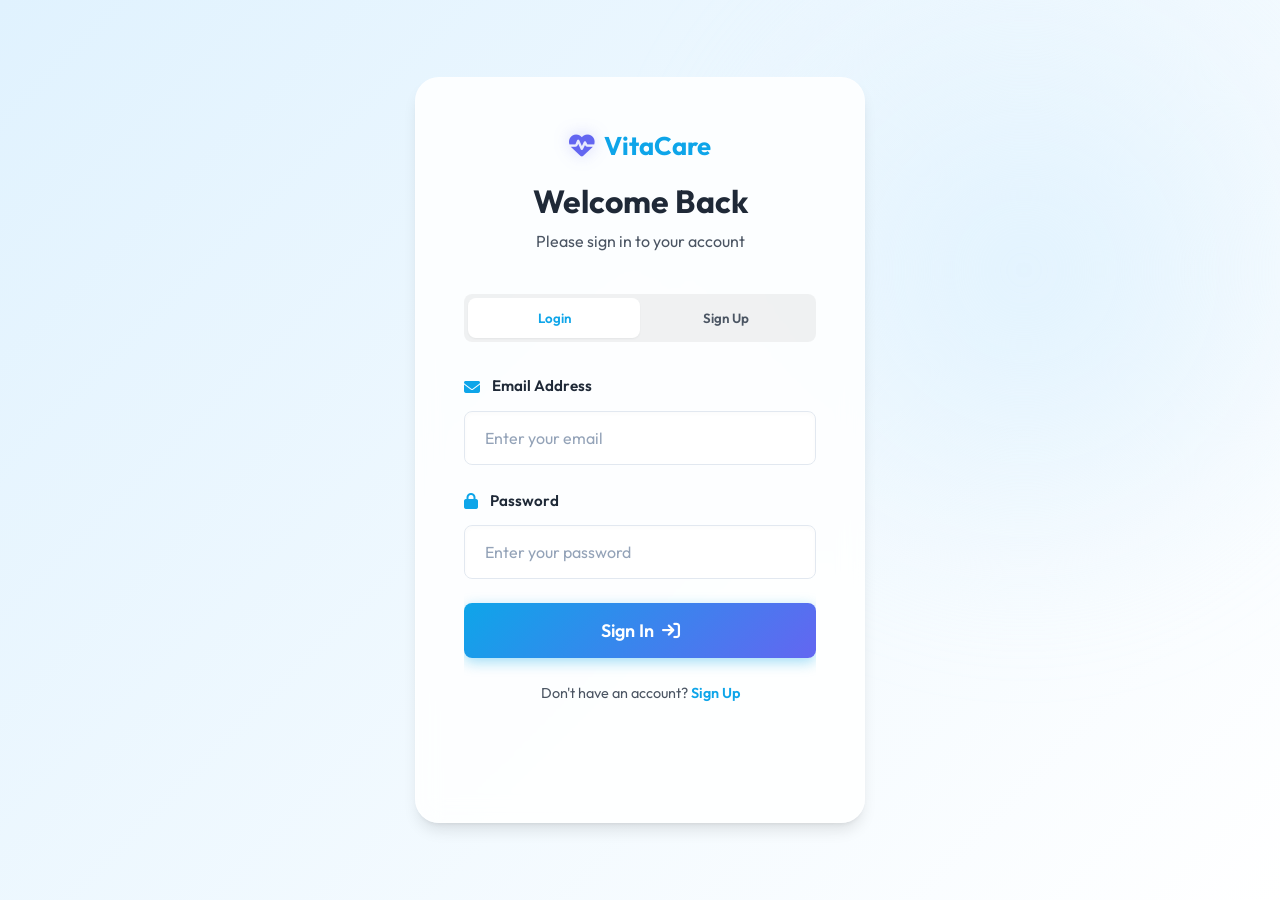
<file: index.html>
<!DOCTYPE html>
<html lang="en">

<head>
    <meta charset="UTF-8">
    <meta name="viewport" content="width=device-width, initial-scale=1.0">
    <title>VitaCare - Medical Reports</title>
    <link rel="preconnect" href="https://fonts.googleapis.com">
    <link rel="preconnect" href="https://fonts.gstatic.com" crossorigin>
    <link href="https://fonts.googleapis.com/css2?family=Outfit:wght@300;400;500;600;700&display=swap" rel="stylesheet">
    <link rel="stylesheet" href="assets/css/style.css">
    <link rel="stylesheet" href="https://cdnjs.cloudflare.com/ajax/libs/font-awesome/6.4.0/css/all.min.css">
    <link rel="icon" type="image/png" href="assets/images/Logo.png">
    <script src="assets/js/auth.js"></script>
</head>

<body>
    <nav class="navbar">
        <div class="container nav-container">
            <a href="index.html" class="logo">
                <i class="fa-solid fa-heart-pulse"></i>
                <span>VitaCare</span>
            </a>
            <ul class="nav-links">
                <li><a href="index.html" class="active">Home</a></li>
                <li><a href="pages/report.html">Request Report</a></li>
                <li><a href="pages/profile.html">My Account</a></li>
                <li><a href="#contact">Contact Us</a></li>
                <li><a href="#" id="logout-btn" class="nav-logout"><i class="fa-solid fa-right-from-bracket"></i> Logout</a></li>
                <li>
                    <button id="theme-toggle" class="btn" aria-label="Toggle Theme">
                        <i class="fa-solid fa-sun"></i>
                    </button>
                </li>
            </ul>
        </div>
    </nav>

    <header id="home" class="hero">
        <div class="container hero-container">
            <div class="hero-content">
                <h1>Your Health, Our Priority</h1>
                <p>Request your medical reports from government hospitals without the hassle by scheduling a secure and convenient online appointment in minutes.</p>
                <a href="pages/report.html" class="btn btn-primary">Request a Medical<i
                        class="fa-solid fa-arrow-right"></i></a>
            </div>
            <div class="hero-image">
                <!-- Medical Animation Container -->
                <div class="medical-animation">
                    <div class="medical-circle outer"></div>
                    <div class="medical-circle inner"></div>
                    <div class="medical-icon heartbeat"><i class="fa-solid fa-heart-pulse"></i></div>

                    <!-- Floating Elements -->
                    <div class="floating-item item-1"><i class="fa-solid fa-pills"></i></div>
                    <div class="floating-item item-2"><i class="fa-solid fa-dna"></i></div>
                    <div class="floating-item item-3"><i class="fa-solid fa-microscope"></i></div>
                    <div class="floating-item item-4"><i class="fa-solid fa-notes-medical"></i></div>
                    <div class="floating-item item-5"><i class="fa-solid fa-vial"></i></div>
                </div>
            </div>
        </div>
    </header>

    <!-- Contact Us Section -->
    <section id="contact" class="contact-section">
        <div class="container">
            <div class="section-title">
                <h2>Contact Us</h2>
                <p>Have a question or need assistance? We're here to help.</p>
            </div>
            <div class="contact-grid">
                <div class="contact-card">
                    <div class="contact-icon">
                        <i class="fa-solid fa-phone"></i>
                    </div>
                    <h3>Phone</h3>
                    <p>+94 11 234 5678</p>
                    <p class="contact-sub">Mon – Fri, 8 AM – 5 PM</p>
                </div>
                <div class="contact-card">
                    <div class="contact-icon">
                        <i class="fa-solid fa-envelope"></i>
                    </div>
                    <h3>Email</h3>
                    <p>support@vitacare.lk</p>
                    <p class="contact-sub">We reply within 24 hours</p>
                </div>
                <div class="contact-card">
                    <div class="contact-icon">
                        <i class="fa-solid fa-location-dot"></i>
                    </div>
                    <h3>Address</h3>
                    <p>Colombo</p>
                    <p class="contact-sub">Colombo 03, Sri Lanka</p>
                </div>
                <div class="contact-card">
                    <div class="contact-icon">
                        <i class="fa-solid fa-clock"></i>
                    </div>
                    <h3>Working Hours</h3>
                    <p>Mon – Fri: 8 AM – 5 PM</p>
                    <p class="contact-sub">Sat: 8 AM – 12 PM</p>
                </div>
            </div>
        </div>
    </section>

    <footer>
        <div class="container footer-container">
            <a href="index.html" class="logo">
                <i class="fa-solid fa-heart-pulse"></i>
                <span>VitaCare</span>
            </a>
            <p>&copy; 2026 VitaCare Medical. All rights reserved. | <strong>Project by Group-17</strong></p>
        </div>
    </footer>

    <script src="assets/js/theme.js"></script>
    <script src="assets/js/script.js"></script>
</body>

</html>
</file>
<file: assets/css/style.css>
:root {
    --primary: #0ea5e9;
    --primary-dark: #0284c7;
    --primary-light: #e0f2fe;
    --secondary: #6366f1;
    --background: #f5f7fb;
    --surface: #ffffff;
    --text-main: #1f2937;
    --text-muted: #4b5563;
    --border: #e2e8f0;
    --footer-bg: #e0f2fe;
    --footer-text: #1f2937;
    --success: #10b981;
    --danger: #ef4444;
    --shadow-sm: 0 1px 2px 0 rgb(0 0 0 / 0.05);
    --shadow-md: 0 4px 6px -1px rgb(0 0 0 / 0.1), 0 2px 4px -2px rgb(0 0 0 / 0.1);
    --shadow-lg: 0 10px 15px -3px rgb(0 0 0 / 0.1), 0 4px 6px -4px rgb(0 0 0 / 0.1);
    --radius-md: 0.5rem;
    --radius-lg: 1rem;
    --radius-xl: 1.5rem;
    --transition: all 0.3s cubic-bezier(0.4, 0, 0.2, 1);
}

* {
    margin: 0;
    padding: 0;
    box-sizing: border-box;
    font-family: 'Outfit', sans-serif;
    scroll-behavior: smooth;
}

body {
    background-color: var(--background);
    color: var(--text-main);
    line-height: 1.6;
    overflow-x: hidden;
}

body, .navbar, .glass-panel, .glass-card, .contact-card, .modal-content, footer, input, select, textarea, .time-slot, .checkbox-label, .custom-dropdown-list, .dropdown-option, #theme-toggle, .appointment-receipt, .token-display {
    transition: background-color 0.3s ease, color 0.3s ease, border-color 0.3s ease, box-shadow 0.3s ease;
}

.container {
    width: 100%;
    max-width: 1200px;
    margin: 0 auto;
    padding: 0 1.5rem;
}

/* Glassmorphism utility */
.glass-panel {
    background: rgba(255, 255, 255, 0.85);
    backdrop-filter: blur(12px);
    -webkit-backdrop-filter: blur(12px);
    border: 1px solid rgba(255, 255, 255, 0.3);
    box-shadow: var(--shadow-lg);
    border-radius: var(--radius-xl);
}

/* Typography */
h1, h2, h3, h4 {
    color: var(--text-main);
    font-weight: 700;
    line-height: 1.2;
}

h1 { font-size: clamp(2.5rem, 5vw, 4rem); }
h2 { font-size: clamp(2rem, 4vw, 3rem); }

/* Buttons */
.btn {
    display: inline-flex;
    align-items: center;
    justify-content: center;
    gap: 0.5rem;
    padding: 0.75rem 1.5rem;
    border-radius: var(--radius-md);
    font-weight: 600;
    font-size: 1rem;
    cursor: pointer;
    transition: var(--transition);
    border: none;
    text-decoration: none;
}

.btn-primary {
    background: linear-gradient(135deg, var(--primary), var(--secondary));
    color: white;
    box-shadow: 0 4px 14px 0 rgba(14, 165, 233, 0.39);
}

.btn-primary:hover {
    transform: translateY(-2px);
    box-shadow: 0 6px 20px rgba(14, 165, 233, 0.5);
}

.btn-block {
    width: 100%;
    padding: 1rem;
    font-size: 1.125rem;
}

/* Navbar */
.navbar {
    position: fixed;
    top: 0;
    left: 0;
    width: 100%;
    background: rgba(255, 255, 255, 0.7);
    backdrop-filter: blur(15px) saturate(180%);
    -webkit-backdrop-filter: blur(15px) saturate(180%);
    z-index: 1000;
    border-bottom: 1px solid rgba(255, 255, 255, 0.3);
    box-shadow: 0 4px 30px rgba(0, 0, 0, 0.05);
}

.nav-container {
    display: flex;
    justify-content: space-between;
    align-items: center;
    height: 80px;
}

.nav-cont.appointment-receipt p {
    display: flex;
    justify-content: space-between;
    margin-bottom: 0.5rem;
    font-size: 0.85rem;
    gap: 1rem;
    align-items: flex-start;
}

.appointment-receipt p span {
    text-align: right;
    word-break: normal;
    flex-shrink: 1;
    max-width: 60%;
}

.logo {
    display: flex;
    align-items: center;
    gap: 0.6rem;
    font-size: 1.6rem;
    font-weight: 700;
    color: var(--primary);
    text-decoration: none;
    cursor: pointer;
    transition: var(--transition);
}

.logo:hover {
    transform: scale(1.02);
}

.logo i {
    color: var(--secondary);
    filter: drop-shadow(0 0 8px rgba(99, 102, 241, 0.3));
}

.nav-links {
    display: flex;
    align-items: center;
    list-style: none;
    gap: 2rem;
}

.nav-links a {
    color: var(--text-main);
    text-decoration: none;
    font-weight: 500;
    position: relative;
    padding: 0.5rem 0;
    transition: var(--transition);
}

.nav-links a::after {
    content: '';
    position: absolute;
    bottom: 0;
    left: 0;
    width: 0;
    height: 2px;
    background: linear-gradient(90deg, var(--primary), var(--secondary));
    transition: var(--transition);
    border-radius: 2px;
}

.nav-links a:hover {
    color: var(--primary);
}

.nav-links a:hover::after,
.nav-links a.active::after {
    width: 100%;
}

.nav-links a.active {
    color: var(--primary);
    font-weight: 600;
}

.nav-logout {
    color: var(--danger) !important;
    font-weight: 600 !important;
}

.nav-logout:hover {
    color: #b91c1c !important;
}

.nav-logout i {
    margin-right: 0.25rem;
}

/* Hero Section */
.hero {
    padding-top: 120px;
    padding-bottom: 80px;
    min-height: 90vh;
    display: flex;
    align-items: center;
    position: relative;
    overflow: hidden;
}

/* Abstract blob background */
.hero::before {
    content: '';
    position: absolute;
    top: -10%;
    right: -5%;
    width: 50%;
    height: 80%;
    background: radial-gradient(circle, var(--primary-light) 0%, rgba(248, 250, 252, 0) 70%);
    z-index: -1;
    border-radius: 50%;
    filter: blur(60px);
}

.hero-container {
    display: grid;
    grid-template-columns: 1fr 1fr;
    gap: 4rem;
    align-items: center;
}

.hero-content h1 {
    font-size: 3.5rem;
    margin-bottom: 1.5rem;
    background: linear-gradient(135deg, var(--text-main), var(--secondary));
    -webkit-background-clip: text;
    background-clip: text;
    -webkit-text-fill-color: transparent;
}

.hero-content p {
    font-size: 1.125rem;
    color: var(--text-muted);
    margin-bottom: 2rem;
    max-width: 90%;
}

.hero-image {
    position: relative;
}

.hero-img {
    display: none; /* Removed the static image */
}

/* Medical Hero Animation */
.medical-animation {
    position: relative;
    width: 100%;
    height: 500px;
    display: flex;
    align-items: center;
    justify-content: center;
    border-radius: var(--radius-xl);
    background: linear-gradient(135deg, rgba(248, 250, 252, 0.4), rgba(224, 242, 254, 0.6));
    border: 1px solid rgba(255, 255, 255, 0.5);
    backdrop-filter: blur(10px);
    overflow: hidden;
    box-shadow: inset 0 0 40px rgba(14, 165, 233, 0.1);
}

.medical-circle {
    position: absolute;
    border-radius: 50%;
    border: 2px dashed rgba(14, 165, 233, 0.3);
}

.medical-circle.outer {
    width: 350px;
    height: 350px;
    animation: rotate 30s linear infinite;
}

.medical-circle.inner {
    width: 200px;
    height: 200px;
    border: 2px solid rgba(99, 102, 241, 0.2);
    animation: rotate 20s linear infinite reverse;
}

.medical-icon.heartbeat {
    position: relative;
    font-size: 5rem;
    color: var(--primary);
    background: white;
    width: 120px;
    height: 120px;
    display: flex;
    align-items: center;
    justify-content: center;
    border-radius: 50%;
    box-shadow: 0 10px 25px rgba(14, 165, 233, 0.2);
    z-index: 10;
    animation: pulseHeart 1.5s ease-in-out infinite;
}

.medical-icon.heartbeat::after {
    content: '';
    position: absolute;
    width: 100%;
    height: 100%;
    border-radius: 50%;
    background: var(--primary);
    opacity: 0.4;
    z-index: -1;
    animation: pulseRing 1.5s cubic-bezier(0.215, 0.61, 0.355, 1) infinite;
}

.floating-item {
    position: absolute;
    width: 50px;
    height: 50px;
    background: rgba(255, 255, 255, 0.9);
    backdrop-filter: blur(4px);
    border-radius: 50%;
    display: flex;
    align-items: center;
    justify-content: center;
    font-size: 1.5rem;
    color: var(--secondary);
    box-shadow: var(--shadow-md);
    animation: floatRandom 8s ease-in-out infinite;
}

.floating-item.item-1 { top: 15%; left: 15%; animation-delay: 0s; color: #10b981; }
.floating-item.item-2 { top: 20%; right: 15%; animation-delay: 1.5s; color: #8b5cf6; }
.floating-item.item-3 { bottom: 15%; left: 20%; animation-delay: 3s; color: #f59e0b; }
.floating-item.item-4 { bottom: 25%; right: 20%; animation-delay: 4.5s; color: #ef4444; }
.floating-item.item-5 { top: 50%; right: 5%; animation-delay: 2s; color: #0ea5e9; }

@keyframes rotate {
    0% { transform: rotate(0deg); }
    100% { transform: rotate(360deg); }
}

@keyframes pulseHeart {
    0% { transform: scale(1); }
    15% { transform: scale(1.15); }
    30% { transform: scale(1); }
    45% { transform: scale(1.15); }
    60% { transform: scale(1); }
    100% { transform: scale(1); }
}

@keyframes pulseRing {
    0% { transform: scale(0.8); opacity: 0.5; }
    100% { transform: scale(2); opacity: 0; }
}

@keyframes floatRandom {
    0% { transform: translate(0, 0) rotate(0deg); }
    33% { transform: translate(15px, -15px) rotate(10deg); }
    66% { transform: translate(-10px, 15px) rotate(-10deg); }
    100% { transform: translate(0, 0) rotate(0deg); }
}

.glass-card {
    position: absolute;
    background: rgba(255, 255, 255, 0.9);
    backdrop-filter: blur(10px);
    padding: 1rem 1.5rem;
    border-radius: var(--radius-lg);
    box-shadow: var(--shadow-md);
    font-weight: 600;
    color: var(--text-main);
    display: flex;
    align-items: center;
    gap: 0.5rem;
    animation: float 6s ease-in-out infinite;
}

.glass-card i {
    color: var(--primary);
    font-size: 1.25rem;
}

.decor-1 {
    top: 5%;
    left: -5%;
    animation-delay: 0s;
    z-index: 20;
}

.decor-2 {
    bottom: 5%;
    right: -5%;
    animation-delay: 2s;
    z-index: 20;
}

@keyframes float {
    0% { transform: translateY(0px); }
    50% { transform: translateY(-15px); }
    100% { transform: translateY(0px); }
}

/* Booking Section */
.booking-section {
    padding: 5rem 0;
    background: linear-gradient(to bottom, var(--background), var(--surface));
}

.section-title {
    text-align: center;
    margin-bottom: 3rem;
}

.section-title h2 {
    font-size: 2.5rem;
    margin-bottom: 0.5rem;
}

.section-title p {
    color: var(--text-muted);
}

.booking-wrapper {
    display: grid;
    grid-template-columns: 3fr 2fr;
    gap: 2rem;
}

.booking-form {
    padding: 2.5rem;
}

.booking-info {
    padding: 2.5rem;
    display: flex;
    flex-direction: column;
    gap: 2rem;
    align-self: start;
    position: sticky;
    top: 100px;
}

/* Form Styles */
.form-group {
    margin-bottom: 1.5rem;
}

.form-group label {
    display: block;
    margin-bottom: 0.5rem;
    font-weight: 500;
    color: var(--text-main);
}

.form-group label i {
    color: var(--primary);
    margin-right: 0.25rem;
}

input[type="text"],
input[type="date"],
select,
textarea {
    width: 100%;
    padding: 0.875rem 1rem;
    border: 1px solid var(--border);
    border-radius: var(--radius-md);
    background: var(--surface);
    font-size: 1rem;
    color: var(--text-main);
    transition: var(--transition);
}

/* Searchable Select */
.searchable-select-container {
    position: relative;
    width: 100%;
}

.search-input-wrapper {
    position: relative;
    display: flex;
    align-items: center;
}

.search-input-wrapper .search-input {
    padding-right: 2.5rem;
    cursor: pointer;
}

.dropdown-icon {
    position: absolute;
    right: 1rem;
    color: var(--text-muted);
    pointer-events: none;
    transition: var(--transition);
}

.searchable-select-container.active .dropdown-icon {
    transform: rotate(180deg);
}

.custom-dropdown-list {
    position: absolute;
    top: calc(100% + 5px);
    left: 0;
    width: 100%;
    background: var(--surface);
    border: 1px solid var(--border);
    border-radius: var(--radius-md);
    box-shadow: var(--shadow-lg);
    z-index: 100;
    max-height: 250px;
    overflow-y: auto;
    display: none;
    animation: fadeIn 0.2s ease-out;
}

.searchable-select-container.active .custom-dropdown-list {
    display: block;
}

.dropdown-option {
    padding: 0.75rem 1rem;
    cursor: pointer;
    transition: var(--transition);
    border-bottom: 1px solid rgba(0,0,0,0.02);
}

.dropdown-option:last-child {
    border-bottom: none;
}

.dropdown-option:hover {
    background-color: var(--primary-light);
    color: var(--primary);
    padding-left: 1.25rem;
}

.dropdown-option.selected {
    background-color: var(--primary);
    color: white;
}

.no-results {
    padding: 1rem;
    text-align: center;
    color: var(--text-muted);
    font-style: italic;
}

@keyframes fadeIn {
    from { opacity: 0; transform: translateY(-10px); }
    to { opacity: 1; transform: translateY(0); }
}

textarea {
    resize: vertical;
    min-height: 80px;
}

/* Checkbox Grid */
.checkbox-grid {
    display: grid;
    grid-template-columns: repeat(auto-fill, minmax(200px, 1fr));
    gap: 0.75rem;
    margin-top: 0.5rem;
}

.checkbox-label {
    display: flex;
    align-items: center;
    gap: 0.5rem;
    background: var(--surface);
    padding: 0.75rem 1rem;
    border: 1px solid var(--border);
    border-radius: var(--radius-md);
    cursor: pointer;
    transition: var(--transition);
    font-size: 0.95rem;
}

.checkbox-label:hover {
    border-color: var(--primary);
    box-shadow: 0 0 0 1px var(--primary-light);
}

.checkbox-label input[type="checkbox"] {
    width: 1.1rem;
    height: 1.1rem;
    accent-color: var(--primary);
    cursor: pointer;
}

input:focus,
select:focus,
textarea:focus {
    outline: none;
    border-color: var(--primary);
    box-shadow: 0 0 0 3px var(--primary-light);
}

/* Time Slots */
.time-slots-grid {
    display: grid;
    grid-template-columns: repeat(auto-fill, minmax(100px, 1fr));
    gap: 0.75rem;
}

.placeholder-text {
    grid-column: 1 / -1;
    color: var(--text-muted);
    font-style: italic;
    padding: 1rem;
    background: var(--primary-light);
    border-radius: var(--radius-md);
    text-align: center;
}

.time-slot {
    padding: 0.75rem 0.5rem;
    text-align: center;
    border: 1px solid var(--border);
    border-radius: var(--radius-md);
    cursor: pointer;
    transition: var(--transition);
    font-weight: 500;
    background: var(--surface);
    font-size: 0.875rem;
    user-select: none;
}

.time-slot:hover:not(.unavailable) {
    border-color: var(--primary);
    color: var(--primary);
    transform: translateY(-2px);
    box-shadow: var(--shadow-sm);
}

.time-slot.selected {
    background: var(--primary);
    color: white;
    border-color: var(--primary);
    box-shadow: 0 4px 10px rgba(14, 165, 233, 0.3);
}

.time-slot.unavailable {
    background: #f1f5f9;
    color: #94a3b8;
    cursor: not-allowed;
    text-decoration: line-through;
}

/* Info Section */
.features-list {
    list-style: none;
    display: flex;
    flex-direction: column;
    gap: 1rem;
}

.features-list li {
    display: flex;
    align-items: center;
    gap: 0.75rem;
    font-weight: 500;
}

.features-list i {
    color: var(--success);
    font-size: 1.25rem;
}

.appointment-card {
    background: linear-gradient(135deg, #1e293b, #0f172a);
    color: white;
    padding: 1.5rem;
    border-radius: var(--radius-lg);
    margin-top: 1rem;
    box-shadow: var(--shadow-md);
}

.app-header {
    display: flex;
    justify-content: space-between;
    align-items: center;
    margin-bottom: 1rem;
    padding-bottom: 0.75rem;
    border-bottom: 1px solid rgba(255,255,255,0.1);
}

.patient-name {
    font-weight: 600;
    font-size: 1.125rem;
}

.app-status {
    background: rgba(16, 185, 129, 0.2);
    color: #34d399;
    padding: 0.25rem 0.75rem;
    border-radius: 999px;
    font-size: 0.75rem;
    font-weight: 600;
    text-transform: uppercase;
}

.app-details p {
    margin-bottom: 0.5rem;
    display: flex;
    align-items: center;
    gap: 0.75rem;
    color: #cbd5e1;
}

.app-details p i {
    width: 20px;
    color: var(--primary);
}

.app-details span {
    color: white;
    font-weight: 500;
}

/* Modal */
.modal {
    display: none;
    position: fixed;
    inset: 0;
    background: rgba(15, 23, 42, 0.7);
    backdrop-filter: blur(8px);
    z-index: 1000;
    align-items: center;
    justify-content: center;
    opacity: 0;
    transition: opacity 0.3s ease;
    padding: 1rem;
}

.modal.show {
    opacity: 1;
}

.modal-content {
    background: var(--background);
    width: 100%;
    max-width: 480px;
    padding: 1.5rem;
    border-radius: var(--radius-lg);
    position: relative;
    transform: translateY(20px);
    transition: transform 0.3s cubic-bezier(0.4, 0, 0.2, 1);
    max-height: 90vh;
    overflow-y: auto;
}

.modal.show .modal-content {
    transform: scale(1);
}

.close-btn {
    position: absolute;
    top: 1rem;
    right: 1.5rem;
    color: var(--text-muted);
    font-size: 1.5rem;
    font-weight: bold;
    cursor: pointer;
    transition: var(--transition);
}

.close-btn:hover {
    color: var(--danger);
}

.success-icon {
    width: 50px;
    height: 50px;
    background: rgba(16, 185, 129, 0.1);
    color: var(--success);
    border-radius: 50%;
    display: flex;
    align-items: center;
    justify-content: center;
    font-size: 1.5rem;
    margin: 0 auto 1rem;
}

.modal-header h2 {
    margin-bottom: 0.25rem;
    color: var(--success);
    font-size: 1.5rem;
}

.token-display {
    background: linear-gradient(135deg, var(--primary), var(--secondary));
    color: white;
    padding: 1rem;
    border-radius: var(--radius-md);
    margin: 1rem 0;
    box-shadow: 0 5px 15px rgba(14, 165, 233, 0.3);
}

.token-display h3 {
    color: rgba(255, 255, 255, 0.9);
    font-size: 0.85rem;
    margin-bottom: 0.25rem;
    font-weight: 500;
}

.token-number {
    font-size: 2.25rem;
    font-weight: 700;
    letter-spacing: 2px;
    text-shadow: 0 2px 4px rgba(0,0,0,0.2);
}

.appointment-receipt {
    background: var(--background);
    padding: 1rem;
    border-radius: var(--radius-md);
    margin: 1.5rem 0;
    text-align: left;
    border: 1px dashed var(--border);
}

.appointment-receipt p {
    margin-bottom: 0.5rem;
    display: flex;
    justify-content: space-between;
}

.appointment-receipt p:last-child {
    margin-bottom: 0;
}

.appointment-receipt strong {
    color: var(--text-muted);
}

.appointment-receipt span {
    font-weight: 600;
    color: var(--text-main);
}

/* Contact Us Section */
.contact-section {
    padding: 5rem 0;
    background: linear-gradient(to bottom, var(--background), var(--surface));
    position: relative;
}

.contact-section::before {
    content: '';
    position: absolute;
    top: 0;
    left: 50%;
    transform: translateX(-50%);
    width: 60%;
    height: 1px;
    background: linear-gradient(90deg, transparent, var(--border), transparent);
}

.contact-grid {
    display: grid;
    grid-template-columns: repeat(4, 1fr);
    gap: 1.5rem;
}

.contact-card {
    background: rgba(255, 255, 255, 0.85);
    backdrop-filter: blur(12px);
    -webkit-backdrop-filter: blur(12px);
    border: 1px solid rgba(255, 255, 255, 0.3);
    border-radius: var(--radius-xl);
    padding: 2rem 1.5rem;
    text-align: center;
    box-shadow: var(--shadow-md);
    transition: var(--transition);
}

.contact-card:hover {
    transform: translateY(-6px);
    box-shadow: var(--shadow-lg);
    border-color: var(--primary-light);
}

.contact-icon {
    width: 60px;
    height: 60px;
    margin: 0 auto 1.25rem;
    border-radius: 50%;
    background: linear-gradient(135deg, var(--primary), var(--secondary));
    display: flex;
    align-items: center;
    justify-content: center;
    font-size: 1.4rem;
    color: white;
    box-shadow: 0 4px 14px rgba(14, 165, 233, 0.35);
}

.contact-card h3 {
    font-size: 1.15rem;
    margin-bottom: 0.5rem;
    color: var(--text-main);
}

.contact-card p {
    color: var(--text-main);
    font-weight: 500;
    font-size: 0.95rem;
}

.contact-card .contact-sub {
    color: var(--text-muted);
    font-weight: 400;
    font-size: 0.85rem;
    margin-top: 0.25rem;
}

@media (max-width: 992px) {
    .contact-grid {
        grid-template-columns: repeat(2, 1fr);
    }
}

@media (max-width: 480px) {
    .contact-grid {
        grid-template-columns: 1fr;
    }
}

/* Footer */
footer {
    background: var(--footer-bg);
    color: var(--footer-text);
    padding: 3rem 0;
    text-align: center;
    border-top: 1px solid var(--border);
}

.footer-container {
    display: flex;
    flex-direction: column;
    align-items: center;
    gap: 1rem;
}

.footer-container .logo {
    color: var(--primary);
    font-size: 1.5rem;
}

.footer-container p {
    font-size: 0.9rem;
    color: var(--text-muted);
}

.footer-container strong {
    color: var(--text-main);
}

/* Responsiveness */
@media (max-width: 768px) {
    .hero-container, .booking-wrapper {
        grid-template-columns: 1fr;
    }
    
    .hero {
        padding-top: 100px;
        text-align: center;
    }
    
    .hero-content {
        order: 1;
    }
    
    .hero-image {
        order: 2;
    }
    
    .glass-card {
        display: none;
    }
    
    .nav-links {
        display: none;
    }
}

/* Info Pulse Animation */
.info-pulse-container {
    display: flex;
    flex-direction: column;
    align-items: center;
    justify-content: center;
    gap: 1.25rem;
    margin-top: 2rem;
    padding: 2.5rem 1rem;
    background: rgba(14, 165, 233, 0.03);
    border-radius: var(--radius-lg);
    border: 1px dashed var(--primary-light);
    overflow: hidden;
}

.pulse-center {
    position: relative;
    width: 70px;
    height: 70px;
    display: flex;
    align-items: center;
    justify-content: center;
}

.pulse-icon {
    position: relative;
    width: 70px;
    height: 70px;
    background: white;
    color: var(--primary);
    border-radius: 50%;
    display: flex;
    align-items: center;
    justify-content: center;
    font-size: 1.6rem;
    box-shadow: var(--shadow-md);
    z-index: 2;
}

.pulse-ring {
    position: absolute;
    top: 0;
    left: 0;
    width: 70px;
    height: 70px;
    background: var(--primary);
    border-radius: 50%;
    opacity: 0;
    z-index: 1;
    animation: infoPulse 3s cubic-bezier(0.4, 0, 0.2, 1) infinite;
}

.pulse-ring:nth-child(2) {
    animation-delay: 1s;
}

.pulse-ring:nth-child(3) {
    animation-delay: 2s;
}

.info-pulse-container p {
    font-weight: 600;
    color: var(--primary);
    font-size: 0.9rem;
    letter-spacing: 1px;
    text-transform: uppercase;
}

@keyframes infoPulse {
    0% {
        transform: scale(1);
        opacity: 0.35;
    }
    100% {
        transform: scale(2.8);
        opacity: 0;
    }
}

/* Sidebar Stats */
.sidebar-stats {
    display: grid;
    grid-template-columns: repeat(3, 1fr);
    gap: 1rem;
    margin-top: 2rem;
    text-align: center;
}

.stat-item {
    display: flex;
    flex-direction: column;
    gap: 0.25rem;
}

.stat-value {
    font-size: 1.25rem;
    font-weight: 700;
    color: var(--primary);
    background: linear-gradient(135deg, var(--primary), var(--secondary));
    -webkit-background-clip: text;
    background-clip: text;
    -webkit-text-fill-color: transparent;
}

.stat-label {
    font-size: 0.75rem;
    color: var(--text-muted);
    font-weight: 500;
}

/* Floating Icons Background */
.floating-icons-bg {
    position: relative;
    height: 100px;
    margin-top: 1rem;
    opacity: 0.15;
    pointer-events: none;
}

.floating-icons-bg i {
    position: absolute;
    font-size: 2rem;
    color: var(--secondary);
}

.icon-fade-1 { top: 20%; left: 10%; animation: floatIcon 4s ease-in-out infinite; }
.icon-fade-2 { top: 10%; left: 45%; animation: floatIcon 5s ease-in-out infinite 1s; }
.icon-fade-3 { top: 25%; right: 10%; animation: floatIcon 6s ease-in-out infinite 0.5s; }

@keyframes floatIcon {
    0%, 100% { transform: translateY(0); }
    50% { transform: translateY(-15px); }
}

/* Dark Mode Variables and Styles */
body.dark-mode {
    --background: #0f172a;
    --surface: #1e293b;
    --text-main: #ffffff;
    --text-muted: #e5e7eb;
    --border: #334155;
    --footer-bg: #0f172a;
    --footer-text: #ffffff;
    --primary-light: rgba(14, 165, 233, 0.15);
    --shadow-sm: 0 1px 2px 0 rgba(0,0,0,0.5);
    --shadow-md: 0 4px 6px -1px rgba(0,0,0,0.5), 0 2px 4px -2px rgba(0,0,0,0.5);
    --shadow-lg: 0 10px 15px -3px rgba(0,0,0,0.5), 0 4px 6px -4px rgba(0,0,0,0.5);
}

body.dark-mode .navbar {
    background: rgba(30, 41, 59, 0.9);
}

body.dark-mode .glass-panel,
body.dark-mode .glass-card,
body.dark-mode .modal-content,
body.dark-mode .contact-card {
    background: rgba(30, 41, 59, 0.85);
    border: 1px solid rgba(255, 255, 255, 0.1);
}

body.dark-mode input[type="text"],
body.dark-mode input[type="date"],
body.dark-mode select,
body.dark-mode textarea {
    background: #0f172a;
    color: #f8fafc;
    border-color: #334155;
}

body.dark-mode .time-slot {
    background: #0f172a;
    color: #f8fafc;
    border-color: #334155;
}

body.dark-mode .time-slot.unavailable {
    background: #1e293b;
    color: #475569;
}

body.dark-mode .checkbox-label {
    background: #0f172a;
    border-color: #334155;
}

body.dark-mode .custom-dropdown-list {
    background: #0f172a;
    border-color: #334155;
}

body.dark-mode .dropdown-option {
    border-bottom: 1px solid rgba(255, 255, 255, 0.05);
}

body.dark-mode .dropdown-option:hover {
    background-color: #1e293b;
}

body.dark-mode .medical-animation {
    background: linear-gradient(135deg, rgba(30, 41, 59, 0.6), rgba(15, 23, 42, 0.8));
    border: 1px solid rgba(255, 255, 255, 0.08);
    box-shadow: inset 0 0 40px rgba(14, 165, 233, 0.08);
}

#theme-toggle {
    background: transparent;
    color: var(--text-main);
    border: 1px solid var(--border);
    border-radius: 50%;
    width: 44px;
    height: 44px;
    font-size: 1.25rem;
    cursor: pointer;
    transition: var(--transition);
    display: flex;
    align-items: center;
    justify-content: center;
    box-shadow: var(--shadow-sm);
}

#theme-toggle:hover {
    color: var(--primary);
    background: var(--primary-light);
    box-shadow: var(--shadow-md);
    transform: translateY(-2px);
}

body.dark-mode #theme-toggle:hover {
    background: rgba(255, 255, 255, 0.1);
}

/* Reservation History Styles (Merged from log.html) */
.history-section {
    margin-top: 3rem;
}

.history-list {
    display: flex;
    flex-direction: column;
    gap: 1.5rem;
    margin-top: 2rem;
}

.history-card {
    padding: 2rem;
    display: grid;
    grid-template-columns: 1fr auto;
    gap: 2rem;
    transition: var(--transition);
}

.history-card:hover {
    transform: translateY(-5px);
    box-shadow: var(--shadow-xl);
}

.history-main h3 {
    font-size: 1.5rem;
    color: var(--primary);
    margin-bottom: 0.5rem;
}

.history-details {
    display: grid;
    grid-template-columns: repeat(auto-fit, minmax(200px, 1fr));
    gap: 1rem;
    margin-top: 1rem;
}

.detail-item {
    display: flex;
    align-items: center;
    gap: 0.75rem;
    color: var(--text-muted);
    font-size: 0.95rem;
}

.detail-item i {
    color: var(--secondary);
    width: 16px;
}

.detail-item strong {
    color: var(--text-main);
}

.history-badge {
    display: flex;
    flex-direction: column;
    align-items: flex-end;
    gap: 1rem;
}

.token-badge {
    background: linear-gradient(135deg, var(--primary), var(--secondary));
    color: white;
    padding: 0.5rem 1rem;
    border-radius: var(--radius-md);
    font-weight: 700;
    letter-spacing: 1px;
}

.price-badge {
    font-size: 1.25rem;
    font-weight: 700;
    color: var(--success);
}

.empty-log {
    text-align: center;
    padding: 4rem 2rem;
    color: var(--text-muted);
}

.empty-log i {
    font-size: 4rem;
    color: var(--border);
    margin-bottom: 1rem;
}

@media (max-width: 768px) {
    .history-card {
        grid-template-columns: 1fr;
    }
    .history-badge {
        align-items: flex-start;
        border-top: 1px solid var(--border);
        padding-top: 1rem;
    }
}

/* Dark Mode Adjustments for History */
body.dark-mode .history-card {
    background: rgba(30, 41, 59, 0.4);
    border: 1px solid rgba(255, 255, 255, 0.05);
}

body.dark-mode .detail-item strong {
    color: #f8fafc;
}
</file>
